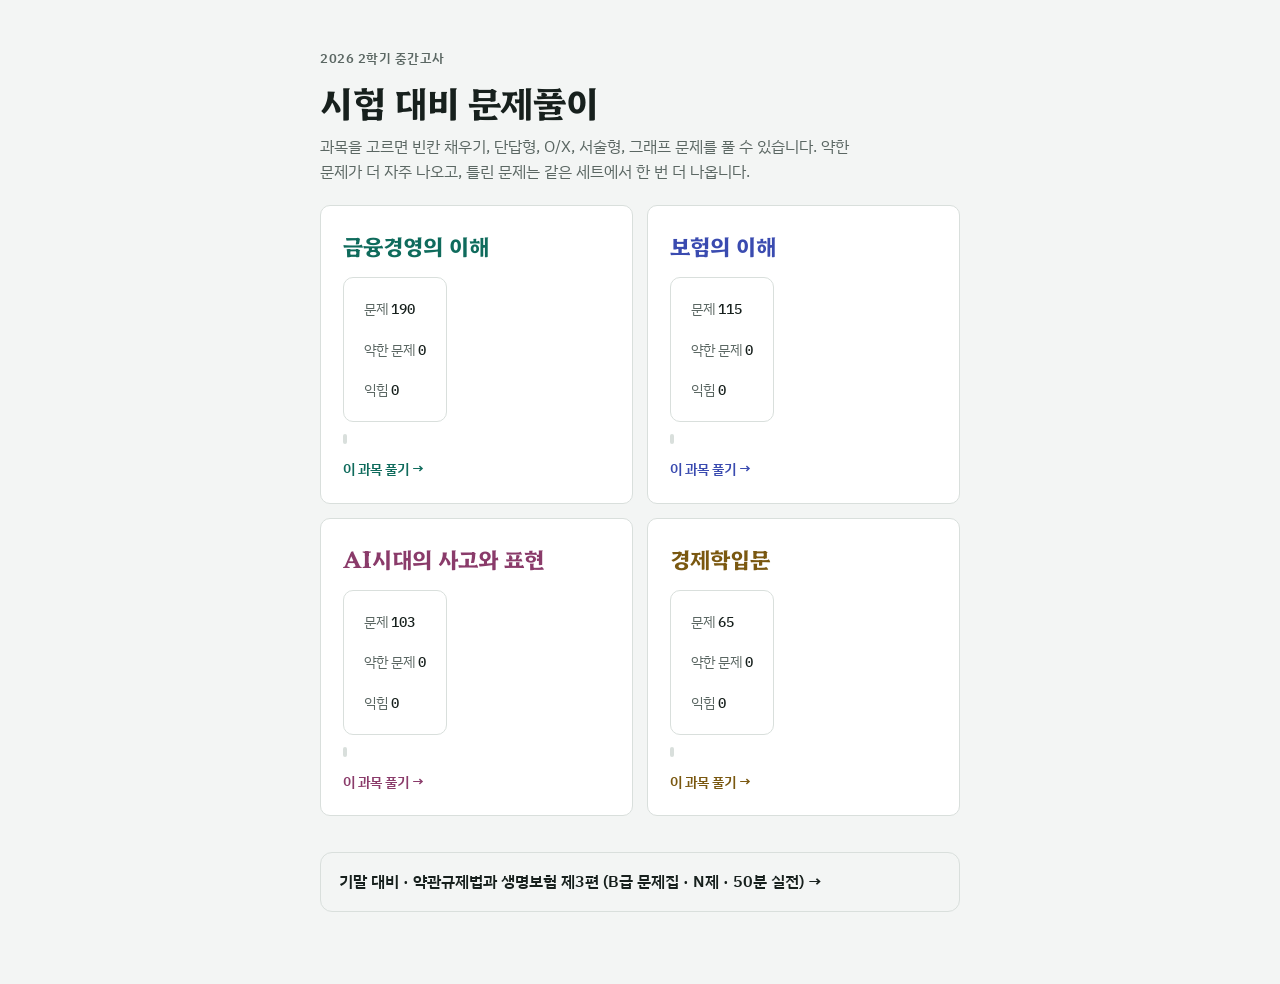
<file: index.html>
<!doctype html>
<html lang="ko">
<head>
<meta charset="utf-8">
<meta name="viewport" content="width=device-width, initial-scale=1, viewport-fit=cover">
<title>시험 대비 문제풀이</title>
<meta name="claude:viewport-fit-sides" content="cover">
<!-- standalone:start  홈 화면 설치·오프라인용. 아티팩트 빌드에서는 빠진다. -->
<meta name="theme-color" content="#0f6b5c">
<meta name="apple-mobile-web-app-capable" content="yes">
<meta name="mobile-web-app-capable" content="yes">
<meta name="apple-mobile-web-app-title" content="시험문제">
<meta name="apple-mobile-web-app-status-bar-style" content="default">
<link rel="manifest" href="manifest.webmanifest">
<link rel="icon" href="icons/icon.svg" type="image/svg+xml">
<link rel="apple-touch-icon" href="icons/icon-180.png">
<!-- standalone:end -->
<link rel="preconnect" href="https://fonts.googleapis.com">
<link rel="preconnect" href="https://fonts.gstatic.com" crossorigin>
<link rel="stylesheet" href="https://fonts.googleapis.com/css2?family=Hahmlet:wght@500;700&family=IBM+Plex+Sans+KR:wght@400;500;600&family=IBM+Plex+Mono:wght@500&display=swap">
<link rel="stylesheet" href="styles.css">
</head>
<body>

<div class="app" id="app">

  <!-- 시작 화면: 과목 선택 -->
  <section id="screen-home" class="screen">
    <header class="home-head">
      <p class="eyebrow">2026 2학기 중간고사</p>
      <h1>시험 대비 문제풀이</h1>
      <p class="lede">과목을 고르면 빈칸 채우기, 단답형, O/X, 서술형, 그래프 문제를 풀 수 있습니다. 약한 문제가 더 자주 나오고, 틀린 문제는 같은 세트에서 한 번 더 나옵니다.</p>
    </header>
    <div class="subject-grid" id="subject-grid"></div>
    <a class="final-link" href="final/">기말 대비 · 약관규제법과 생명보험 제3편 (B급 문제집 · N제 · 50분 실전) →</a>
  </section>

  <!-- 과목 화면: 출제 설정 -->
  <section id="screen-setup" class="screen" hidden>
    <button type="button" class="back" data-go="home">← 과목 선택</button>
    <h2 class="subject-title" id="setup-title"></h2>
    <p class="meta" id="setup-meta"></p>

    <form id="setup-form" class="setup">
      <fieldset class="field">
        <legend>출제 방식</legend>
        <div class="seg" role="radiogroup">
          <label><input type="radio" name="strategy" id="strategy-adaptive" value="adaptive" checked><span>약한 문제 위주</span></label>
          <label><input type="radio" name="strategy" id="strategy-random" value="random"><span>골고루 무작위</span></label>
        </div>
        <p class="hint" id="strategy-hint">틀린 문제 60%, 안 푼 문제 25%, 익힌 문제 15% 비율로 고릅니다.</p>
      </fieldset>

      <fieldset class="field">
        <legend>문제 형식</legend>
        <div class="seg" role="radiogroup">
          <label><input type="radio" name="mode" id="mode-mix" value="mix" checked><span>섞어서</span></label>
          <label data-type="blank"><input type="radio" name="mode" id="mode-blank" value="blank"><span>빈칸 채우기</span></label>
          <label data-type="short"><input type="radio" name="mode" id="mode-short" value="short"><span>단답형</span></label>
          <label data-type="ox"><input type="radio" name="mode" id="mode-ox" value="ox"><span>O/X</span></label>
          <label data-type="essay"><input type="radio" name="mode" id="mode-essay" value="essay"><span>서술형</span></label>
          <label data-type="shift"><input type="radio" name="mode" id="mode-shift" value="shift"><span>그래프 서술형</span></label>
        </div>
      </fieldset>

      <div class="field-row">
        <div class="field">
          <label for="setup-chapter">범위</label>
          <select id="setup-chapter"></select>
        </div>
        <div class="field">
          <label for="setup-section">섹션</label>
          <select id="setup-section"></select>
        </div>
        <div class="field">
          <label for="setup-count">문항 수</label>
          <select id="setup-count">
            <option value="10">10문제</option>
            <option value="20" selected>20문제</option>
            <option value="all">전부</option>
          </select>
        </div>
      </div>

      <p class="avail" id="setup-avail" aria-live="polite"></p>

      <div class="actions">
        <button type="submit" class="btn primary" id="btn-start">풀기 시작</button>
        <button type="button" class="btn" id="btn-review">틀린 문제만 풀기</button>
      </div>
    </form>

    <section class="stats" id="stats" aria-labelledby="stats-title">
      <h3 class="section-label" id="stats-title">나의 학습 현황</h3>
      <div class="mastery" id="stats-mastery"></div>
      <div class="stat-row" id="stats-levels"></div>
      <div class="weak-box" id="stats-weak"></div>
      <div id="stats-sections"></div>
    </section>

    <button type="button" class="link-btn" id="btn-manage">문제 직접 추가하기 →</button>
  </section>

  <!-- 문제 풀이 화면 -->
  <section id="screen-quiz" class="screen" hidden>
    <div class="quiz-top">
      <button type="button" class="back" id="btn-quit">← 그만 풀기</button>
      <span class="progress-text" id="quiz-progress"></span>
    </div>
    <div class="bar" aria-hidden="true"><div class="bar-fill" id="quiz-bar"></div></div>

    <article class="card" id="quiz-card">
      <div class="card-tags">
        <span class="tag" id="quiz-type"></span>
        <span class="tag muted" id="quiz-chapter"></span>
        <span class="tag muted" id="quiz-level" hidden></span>
      </div>
      <p class="question" id="quiz-question"></p>
      <p class="given" id="quiz-given" hidden></p>

      <div class="ox-buttons" id="ox-buttons" hidden>
        <button type="button" class="ox-btn" data-ox="O" aria-label="O, 맞다"><span class="ox-o" aria-hidden="true"></span></button>
        <button type="button" class="ox-btn" data-ox="X" aria-label="X, 틀리다"><span class="ox-x" aria-hidden="true"></span></button>
        <p class="hint ox-hint">키보드 O 또는 X 키로도 답할 수 있어요.</p>
      </div>

      <form id="answer-form" class="answer" autocomplete="off">
        <label for="answer-input" class="sr-only">답 입력</label>
        <input type="text" id="answer-input" placeholder="답을 입력하세요" enterkeyhint="done"
               autocapitalize="off" autocorrect="off" spellcheck="false">
        <div class="answer-actions">
          <button type="submit" class="btn primary" id="btn-check">확인</button>
          <button type="button" class="btn ghost" id="btn-skip">모르겠어요</button>
        </div>
      </form>

      <!-- 그래프 서술형: 곡선 이동과 결과를 고른다. 새 균형점은 그리지 않는다(답이 보이지 않게). -->
      <div class="builder" id="builder" hidden>
        <div class="graph-box" id="builder-graph"></div>
        <fieldset class="brow">
          <legend>수요곡선</legend>
          <div class="seg seg-sm">
            <label><input type="radio" name="b-d" id="b-d-left" value="left"><span>← 왼쪽</span></label>
            <label><input type="radio" name="b-d" id="b-d-none" value="none"><span>그대로</span></label>
            <label><input type="radio" name="b-d" id="b-d-right" value="right"><span>오른쪽 →</span></label>
          </div>
        </fieldset>
        <fieldset class="brow">
          <legend>공급곡선</legend>
          <div class="seg seg-sm">
            <label><input type="radio" name="b-s" id="b-s-left" value="left"><span>← 왼쪽</span></label>
            <label><input type="radio" name="b-s" id="b-s-none" value="none"><span>그대로</span></label>
            <label><input type="radio" name="b-s" id="b-s-right" value="right"><span>오른쪽 →</span></label>
          </div>
        </fieldset>
        <fieldset class="brow">
          <legend>균형가격</legend>
          <div class="seg seg-sm">
            <label><input type="radio" name="b-price" id="b-price-up" value="up"><span>상승</span></label>
            <label><input type="radio" name="b-price" id="b-price-down" value="down"><span>하락</span></label>
            <label><input type="radio" name="b-price" id="b-price-same" value="same"><span>불변</span></label>
            <label><input type="radio" name="b-price" id="b-price-unclear" value="unclear"><span>불분명</span></label>
          </div>
        </fieldset>
        <fieldset class="brow">
          <legend>균형거래량</legend>
          <div class="seg seg-sm">
            <label><input type="radio" name="b-qty" id="b-qty-up" value="up"><span>증가</span></label>
            <label><input type="radio" name="b-qty" id="b-qty-down" value="down"><span>감소</span></label>
            <label><input type="radio" name="b-qty" id="b-qty-same" value="same"><span>불변</span></label>
            <label><input type="radio" name="b-qty" id="b-qty-unclear" value="unclear"><span>불분명</span></label>
          </div>
        </fieldset>
        <p class="form-msg" id="builder-msg" role="status"></p>
      </div>

      <details class="sketch" id="sketch-wrap" open hidden>
        <summary>그래프 손으로 그려 보기 <span class="hint">채점하지 않아요</span></summary>
        <canvas id="sketch-canvas" aria-label="손가락이나 마우스로 그래프를 그리는 칸"></canvas>
        <div class="answer-actions">
          <button type="button" class="btn ghost" id="sketch-undo">한 획 지우기</button>
          <button type="button" class="btn ghost" id="sketch-clear">모두 지우기</button>
        </div>
      </details>

      <form id="essay-form" class="answer" autocomplete="off" hidden>
        <label for="essay-input" class="sr-only">답안 입력</label>
        <textarea id="essay-input" rows="6" placeholder="답안을 쓰세요"
                  autocapitalize="off" autocorrect="off" spellcheck="false"></textarea>
        <div class="answer-actions">
          <button type="submit" class="btn primary">제출하고 채점하기</button>
          <button type="button" class="btn ghost" id="btn-essay-skip">모범 답안 보기</button>
        </div>
      </form>

      <!-- 확인을 누르기 전까지 정답은 DOM에 들어가지 않는다 -->
      <div class="feedback" id="feedback" hidden>
        <p class="verdict" id="verdict"></p>
        <p class="retry-note" id="retry-note" hidden>기억하도록 이 문제를 몇 문제 뒤에 한 번 더 낼게요.</p>

        <div class="essay-review" id="essay-review" hidden>
          <div class="essay-block" id="essay-mine-block">
            <p class="essay-label">내 답안</p>
            <p class="essay-text" id="essay-mine"></p>
          </div>
          <div class="essay-block">
            <p class="essay-label">모범 답안</p>
            <p class="essay-text model" id="essay-model"></p>
          </div>
          <div class="essay-block" id="model-graph-block" hidden>
            <p class="essay-label">모범 그래프</p>
            <div class="graph-box" id="model-graph"></div>
          </div>
          <fieldset class="rubric">
            <legend>채점 기준 · 내 답안이 충족한 항목에 체크하세요</legend>
            <ul id="rubric-list"></ul>
            <p class="hint">‘자동’ 표시는 문장 형태와 핵심어만 보고 미리 체크해 둔 참고값입니다. 맞지 않으면 직접 바꾸세요.</p>
          </fieldset>
          <p class="rubric-score" id="rubric-score" aria-live="polite"></p>
        </div>

        <dl class="reveal">
          <div id="reveal-answer-row"><dt>정답</dt><dd id="reveal-answer"></dd></div>
          <div id="reveal-mine-row"><dt>내 답</dt><dd id="reveal-mine"></dd></div>
          <div id="reveal-why-row"><dt>해설</dt><dd id="reveal-why"></dd></div>
        </dl>
        <div class="answer-actions">
          <button type="button" class="btn primary" id="btn-confirm" hidden>채점 확정</button>
          <button type="button" class="btn primary" id="btn-next">다음 문제</button>
          <button type="button" class="btn ghost" id="btn-override" hidden>맞은 걸로 할게요</button>
        </div>
      </div>
    </article>
  </section>

  <!-- 결과 화면 -->
  <section id="screen-result" class="screen" hidden>
    <p class="eyebrow" id="result-subject"></p>
    <h2 class="score"><span id="result-score"></span><small id="result-total"></small></h2>
    <p class="meta" id="result-note"></p>
    <ul class="result-facts" id="result-facts"></ul>
    <div class="actions">
      <button type="button" class="btn primary" id="btn-retry-wrong">이번에 틀린 문제 다시 풀기</button>
      <button type="button" class="btn" data-go="setup">설정으로 돌아가기</button>
    </div>
    <h3 class="section-label" id="result-list-label">틀린 문제</h3>
    <ol class="miss-list" id="result-list"></ol>
  </section>

  <!-- 문제 추가/관리 화면 -->
  <section id="screen-manage" class="screen" hidden>
    <button type="button" class="back" data-go="setup">← 돌아가기</button>
    <h2 class="subject-title" id="manage-title"></h2>

    <form id="add-form" class="setup">
      <fieldset class="field">
        <legend>형식</legend>
        <div class="seg" role="radiogroup">
          <label><input type="radio" name="add-type" id="add-type-blank" value="blank" checked><span>빈칸 채우기</span></label>
          <label><input type="radio" name="add-type" id="add-type-short" value="short"><span>단답형</span></label>
          <label><input type="radio" name="add-type" id="add-type-ox" value="ox"><span>O/X</span></label>
          <label><input type="radio" name="add-type" id="add-type-essay" value="essay"><span>서술형</span></label>
        </div>
      </fieldset>
      <div class="field">
        <label for="add-chapter">단원</label>
        <input type="text" id="add-chapter" list="add-chapter-list" placeholder="예: Ⅶ. 금융상품의 이해">
        <datalist id="add-chapter-list"></datalist>
      </div>
      <div class="field">
        <label for="add-question" id="add-question-label">문장</label>
        <textarea id="add-question" rows="3"></textarea>
        <p class="hint" id="add-question-hint">빈칸 자리에 밑줄 세 개(___)를 넣으세요.</p>
      </div>
      <div class="field-row" id="add-text-answer">
        <div class="field">
          <label for="add-answer">정답</label>
          <input type="text" id="add-answer">
        </div>
        <div class="field">
          <label for="add-alias">다른 정답 (선택)</label>
          <input type="text" id="add-alias" placeholder="쉼표로 구분">
        </div>
      </div>
      <fieldset class="field" id="add-ox-answer" hidden>
        <legend>정답</legend>
        <div class="seg" role="radiogroup">
          <label><input type="radio" name="add-ox" id="add-ox-o" value="O" checked><span>O (맞는 진술)</span></label>
          <label><input type="radio" name="add-ox" id="add-ox-x" value="X"><span>X (틀린 진술)</span></label>
        </div>
      </fieldset>
      <div id="add-essay-fields" hidden>
        <div class="field">
          <label for="add-model">모범 답안</label>
          <textarea id="add-model" rows="4"></textarea>
        </div>
        <div class="field">
          <label for="add-rubric">채점 기준 (한 줄에 하나)</label>
          <textarea id="add-rubric" rows="4" placeholder="주어와 서술어가 있는 완성된 문장이다&#10;평서문이다"></textarea>
          <p class="hint">풀 때 이 기준을 하나씩 체크합니다. 모두 체크해야 맞은 것으로 칩니다.</p>
        </div>
      </div>
      <div class="field">
        <label for="add-why">해설 (선택)</label>
        <input type="text" id="add-why" placeholder="정답을 확인한 뒤 보여줄 설명">
      </div>
      <p class="form-msg" id="add-msg" role="status"></p>
      <div class="actions">
        <button type="submit" class="btn primary">문제 추가</button>
      </div>
    </form>

    <h3 class="section-label" id="custom-label">내가 추가한 문제</h3>
    <ol class="custom-list" id="custom-list"></ol>

    <h3 class="section-label">다른 기기로 옮기기</h3>
    <div class="setup">
      <p class="meta">기록은 이 브라우저에만 저장됩니다. 이 기기에서 백업 코드를 복사해 다른 기기의 같은 칸에 붙여넣고 복원을 누르세요. 모든 과목의 추가 문제와 학습 기록(익힘 단계, 정답률)이 들어 있고, 복원하면 문항마다 더 최근에 푼 기록으로 합쳐집니다.</p>
      <div class="field">
        <label for="backup-text">백업 코드</label>
        <textarea id="backup-text" rows="4" spellcheck="false"></textarea>
      </div>
      <p class="form-msg" id="backup-msg" role="status"></p>
      <div class="actions">
        <button type="button" class="btn" id="btn-backup-copy">백업 코드 복사</button>
        <button type="button" class="btn" id="btn-restore">붙여넣은 코드로 복원</button>
      </div>
    </div>
  </section>

</div>

<script src="grade.js"></script>
<script src="data/finance.js"></script>
<script src="data/insurance.js"></script>
<script src="data/writing.js"></script>
<script src="data/economics.js"></script>
<script src="econ.js"></script>
<script src="adaptive.js"></script>
<script src="app.js"></script>
<!-- standalone:start -->
<script>
  // 웹 주소(https, 또는 개발용 localhost)로 열었을 때만 오프라인 캐시를 켠다. 파일로 직접 열거나 아티팩트에서는 건너뛴다.
  if ('serviceWorker' in navigator && (location.protocol === 'https:' || location.hostname === 'localhost')) {
    navigator.serviceWorker.register('sw.js').catch(() => {});
  }
</script>
<!-- standalone:end -->
</body>
</html>
</file>
<file: styles.css>
/* Layout: 한 줄짜리 좁은 학습 칸(최대 640px). 과목마다 강조색만 바뀐다. */
:root {
  --bg: #f3f5f4;
  --surface: #ffffff;
  --fg: #17201d;
  --muted: #5b6763;
  --line: #d9dfdc;
  --accent: #0f6b5c;          /* 과목 강조색(기본: 금융경영) */
  --accent-soft: #e2efeb;
  --ok: #1f6f3f;
  --ok-soft: #e3f1e7;
  --bad: #b03a2e;
  --bad-soft: #f7e6e3;
  --fin: #0f6b5c;
  --fin-soft: #e2efeb;
  --ins: #3a4bb0;
  --ins-soft: #e6e9f7;
  --wri: #8a3b6a;
  --wri-soft: #f4e6ee;
  --eco: #7a5810;
  --eco-soft: #f2ead6;

  --font-display: 'Hahmlet', 'Noto Serif KR', 'Apple SD Gothic Neo', serif;
  --font-body: 'IBM Plex Sans KR', 'Apple SD Gothic Neo', 'Malgun Gothic', system-ui, sans-serif;
  --font-mono: 'IBM Plex Mono', ui-monospace, 'SFMono-Regular', Menlo, monospace;
}
@media (prefers-color-scheme: dark) {
  :root:not([data-theme="light"]) {
    --bg: #111614; --surface: #1a211e; --fg: #e6ece9; --muted: #9aa7a2; --line: #2e3833;
    --ok: #6fcf93; --ok-soft: #1b3325; --bad: #f08a7c; --bad-soft: #3a211d;
    --fin: #5cc2ad; --fin-soft: #18332d; --ins: #9aa8f2; --ins-soft: #22274a; --wri: #e39cc6; --wri-soft: #3a2232; --eco: #e2c070; --eco-soft: #362d17;
    --accent: var(--fin); --accent-soft: var(--fin-soft);
    color-scheme: dark;
  }
}
:root[data-theme="dark"] {
  --bg: #111614; --surface: #1a211e; --fg: #e6ece9; --muted: #9aa7a2; --line: #2e3833;
  --ok: #6fcf93; --ok-soft: #1b3325; --bad: #f08a7c; --bad-soft: #3a211d;
  --fin: #5cc2ad; --fin-soft: #18332d; --ins: #9aa8f2; --ins-soft: #22274a; --wri: #e39cc6; --wri-soft: #3a2232; --eco: #e2c070; --eco-soft: #362d17;
  --accent: var(--fin); --accent-soft: var(--fin-soft);
  color-scheme: dark;
}

/* 과목에 따라 강조색 교체 */
.app[data-subject="finance"] { --accent: var(--fin); --accent-soft: var(--fin-soft); }
.app[data-subject="insurance"] { --accent: var(--ins); --accent-soft: var(--ins-soft); }
.app[data-subject="writing"] { --accent: var(--wri); --accent-soft: var(--wri-soft); }
.app[data-subject="economics"] { --accent: var(--eco); --accent-soft: var(--eco-soft); }

/* 아티팩트 뼈대에도 있지만, 파일을 직접 열 때를 위해 여기서도 보장한다. */
[hidden] { display: none !important; }

html, body { min-height: 100%; }
body {
  background: var(--bg);
  color: var(--fg);
  font-family: var(--font-body);
  font-size: 16px;
  line-height: 1.6;
  word-break: keep-all;
  -webkit-text-size-adjust: 100%;
  text-size-adjust: 100%;
}
/* 모바일: 버튼 두 번 탭 확대와 탭할 때 깜빡임을 없앤다. */
button, select, input, textarea, .seg label { touch-action: manipulation; -webkit-tap-highlight-color: transparent; }

.app {
  max-width: 640px;
  margin: 0 auto;
  padding-block: 40px 64px;
  padding-left: max(16px, env(safe-area-inset-left, 0px));
  padding-right: max(16px, env(safe-area-inset-right, 0px));
}
.screen { display: flex; flex-direction: column; gap: 20px; }

h1, h2, h3 { margin: 0; text-wrap: balance; }
h1, .subject-title, .score { font-family: var(--font-display); font-weight: 700; letter-spacing: -0.01em; }
h1 { font-size: 2.25rem; line-height: 1.25; }
.subject-title { font-size: 1.75rem; line-height: 1.3; color: var(--accent); }
p { margin: 0; }

.eyebrow, .section-label, legend, .field > label {
  font-size: 0.8125rem; font-weight: 600; letter-spacing: 0.04em; color: var(--muted);
}
.lede { color: var(--muted); max-width: 34em; }
.meta { color: var(--muted); font-size: 0.9375rem; }
.home-head { display: flex; flex-direction: column; gap: 10px; }

/* 과목 카드 */
.subject-grid { display: grid; grid-template-columns: repeat(auto-fit, minmax(240px, 1fr)); gap: 14px; }
.subject-card {
  display: flex; flex-direction: column; gap: 14px; text-align: left;
  padding: 22px; border-radius: 10px; cursor: pointer;
  background: var(--surface); border: 1px solid var(--line); color: var(--fg);
  font: inherit; transition: border-color .15s, transform .15s;
}
.subject-card:hover { border-color: var(--c); transform: translateY(-1px); }
.subject-card .name { font-family: var(--font-display); font-size: 1.375rem; font-weight: 700; color: var(--c); }
.subject-card .stats { display: flex; gap: 18px; font-size: 0.875rem; color: var(--muted); }
.subject-card .stats b { font-family: var(--font-mono); font-weight: 500; color: var(--fg); font-variant-numeric: tabular-nums; }
.subject-card .go { font-size: 0.875rem; font-weight: 600; color: var(--c); }
.subject-card[data-subject="finance"] { --c: var(--fin); }
.subject-card[data-subject="insurance"] { --c: var(--ins); }
.subject-card[data-subject="writing"] { --c: var(--wri); }
.subject-card[data-subject="economics"] { --c: var(--eco); }

/* 폼 */
.setup { display: flex; flex-direction: column; gap: 18px; padding: 22px; background: var(--surface); border: 1px solid var(--line); border-radius: 10px; }
.field { display: flex; flex-direction: column; gap: 8px; border: 0; margin: 0; padding: 0; min-width: 0; }
legend { padding: 0; margin-bottom: 8px; }
.field-row { display: grid; grid-template-columns: repeat(auto-fit, minmax(180px, 1fr)); gap: 14px; }
select, input[type="text"], textarea {
  font: inherit; color: var(--fg); background: var(--bg);
  border: 1px solid var(--line); border-radius: 8px; padding: 10px 12px; min-height: 44px; width: 100%; box-sizing: border-box;
}
textarea { resize: vertical; }
select:focus-visible, input:focus-visible, textarea:focus-visible, button:focus-visible {
  outline: 2px solid var(--accent); outline-offset: 2px;
}
.hint { font-size: 0.8125rem; color: var(--muted); }

.seg { display: flex; flex-wrap: wrap; gap: 8px; }
.seg label { position: relative; }
.seg input { position: absolute; opacity: 0; inset: 0; margin: 0; cursor: pointer; }
.seg span {
  display: inline-flex; align-items: center; min-height: 40px; padding: 0 16px;
  border: 1px solid var(--line); border-radius: 999px; font-size: 0.9375rem; background: var(--bg);
}
.seg input:checked + span { background: var(--accent); border-color: var(--accent); color: var(--surface); font-weight: 600; }
.seg input:focus-visible + span { outline: 2px solid var(--accent); outline-offset: 2px; }

.avail { font-size: 0.875rem; color: var(--muted); }
.form-msg { font-size: 0.875rem; min-height: 1.4em; }
.form-msg.error { color: var(--bad); }
.form-msg.ok { color: var(--ok); }

/* 버튼 */
.actions, .answer-actions { display: flex; flex-wrap: wrap; gap: 10px; }
.btn {
  font: inherit; font-weight: 600; font-size: 0.9375rem; cursor: pointer;
  min-height: 44px; padding: 0 20px; border-radius: 8px;
  border: 1px solid var(--line); background: var(--surface); color: var(--fg);
}
.btn.primary { background: var(--accent); border-color: var(--accent); color: var(--surface); }
.btn.ghost { background: transparent; }
.btn:disabled { opacity: .45; cursor: not-allowed; }
.back, .link-btn {
  align-self: flex-start; font: inherit; font-size: 0.875rem; color: var(--muted);
  background: none; border: 0; padding: 8px 0; cursor: pointer;
}
.link-btn { color: var(--accent); font-weight: 600; }

/* 문제 풀이 */
.quiz-top { display: flex; justify-content: space-between; align-items: center; gap: 12px; }
.progress-text { font-family: var(--font-mono); font-size: 0.875rem; color: var(--muted); font-variant-numeric: tabular-nums; }
.bar { height: 4px; background: var(--line); border-radius: 2px; overflow: hidden; margin-top: -8px; }
.bar-fill { height: 100%; width: 0; background: var(--accent); transition: width .25s; }

.card { display: flex; flex-direction: column; gap: 20px; padding: 26px 22px; background: var(--surface); border: 1px solid var(--line); border-radius: 12px; }
.card-tags { display: flex; flex-wrap: wrap; gap: 8px; }
.tag { font-size: 0.75rem; font-weight: 600; letter-spacing: 0.03em; padding: 3px 10px; border-radius: 999px; background: var(--accent-soft); color: var(--accent); }
.tag.muted { background: var(--bg); color: var(--muted); }
.question { font-size: 1.25rem; line-height: 1.7; font-weight: 500; white-space: pre-line; }
.blank {
  display: inline-block; min-width: 4.5em; border-bottom: 2px solid var(--accent);
  margin: 0 4px; transform: translateY(-2px);
}
.answer { display: flex; flex-direction: column; gap: 12px; }
.answer input, .answer textarea { font-size: 1.0625rem; background: var(--bg); }
.answer textarea { line-height: 1.7; }

/* 서술형: 제시문, 답안 비교, 채점 기준 */
.given {
  white-space: pre-wrap; font-size: 0.9375rem; line-height: 1.7;
  padding: 12px 14px; border-radius: 8px; background: var(--bg); border: 1px solid var(--line);
  overflow-x: auto;
}
#add-essay-fields { display: flex; flex-direction: column; gap: 18px; }
.feedback.review { background: var(--bg); }
.essay-review { display: flex; flex-direction: column; gap: 14px; }
.essay-block { display: flex; flex-direction: column; gap: 6px; min-width: 0; }
.essay-label { font-size: 0.8125rem; font-weight: 600; letter-spacing: 0.04em; color: var(--muted); }
.essay-text {
  white-space: pre-wrap; overflow-wrap: anywhere; font-size: 0.9375rem; line-height: 1.7;
  padding: 12px 14px; border-radius: 8px; background: var(--surface); border: 1px solid var(--line);
}
.essay-text.model { border-color: var(--accent); }
.rubric { border: 0; margin: 0; padding: 0; min-width: 0; }
.rubric legend { font-size: 0.8125rem; font-weight: 600; color: var(--muted); margin-bottom: 8px; }
.rubric ul { list-style: none; margin: 0 0 8px; padding: 0; display: flex; flex-direction: column; gap: 2px; }
.rubric li { display: flex; align-items: flex-start; gap: 10px; padding: 8px 0; }
.rubric input { width: 20px; height: 20px; margin: 2px 0 0; flex: none; accent-color: var(--accent); }
.rubric label { flex: 1; min-width: 0; font-size: 0.9375rem; cursor: pointer; }
.rubric .auto {
  display: inline-block; margin-left: 8px; padding: 1px 8px; border-radius: 999px;
  font-size: 0.75rem; font-weight: 600; white-space: nowrap; vertical-align: 1px;
}
.rubric .auto.pass { background: var(--ok-soft); color: var(--ok); }
.rubric .auto.fail { background: var(--bad-soft); color: var(--bad); }
.rubric li.excluded label { color: var(--muted); text-decoration: line-through; }
.rubric li.excluded .auto { background: var(--bg); color: var(--muted); text-decoration: none; }

/* 경제학 그래프 (econ.js 가 그리는 SVG) */
.graph-box {
  background: var(--surface); border: 1px solid var(--line); border-radius: 8px;
  padding: 6px; max-width: 520px; width: 100%; box-sizing: border-box;
}
.econ-graph { display: block; width: 100%; height: auto; font-family: var(--font-body); }
.g-axis { stroke: var(--fg); stroke-width: 1.4; }
.g-axis-label { fill: var(--fg); font-size: 14px; font-style: italic; }
.g-curve { stroke-width: 2.4; stroke-linecap: round; }
.g-d { stroke: var(--accent); }
.g-s { stroke: var(--fg); }
.g-old { opacity: 0.38; }
.g-curve-label { font-size: 13px; font-style: italic; }
.g-d-text { fill: var(--accent); }
.g-s-text { fill: var(--fg); }
.g-sub { font-size: 9.5px; font-style: normal; }
.g-guide { stroke: var(--muted); stroke-width: 1; stroke-dasharray: 4 3; }
.g-tick, .g-point { font-size: 12px; font-style: italic; }
.g-tick { fill: var(--muted); }
.g-point { fill: var(--fg); }
.g-dot { fill: var(--fg); }
.g-cs { fill: var(--accent); opacity: 0.28; }
.g-ps { fill: var(--muted); opacity: 0.3; }
.g-legend { fill: var(--fg); font-size: 12px; }
.g-arrow { stroke: var(--accent); stroke-width: 1.6; }
.g-arrow-head { fill: var(--accent); }

/* 그래프 그리기 */
.builder { display: flex; flex-direction: column; gap: 12px; }
.brow { border: 0; margin: 0; padding: 0; display: flex; flex-direction: column; gap: 6px; min-width: 0; }
.brow legend { font-size: 0.8125rem; font-weight: 600; color: var(--muted); padding: 0; margin-bottom: 6px; }
.seg-sm span { min-height: 38px; padding: 0 14px; font-size: 0.875rem; }
.seg input:disabled + span { opacity: 0.55; }
.seg input:disabled:checked + span { opacity: 1; }

/* 손으로 그려 보기 */
.sketch { display: flex; flex-direction: column; gap: 10px; }
.sketch summary { cursor: pointer; font-weight: 600; font-size: 0.9375rem; padding: 6px 0; }
.sketch summary .hint { font-weight: 400; margin-left: 6px; }
.sketch canvas {
  display: block; width: 100%; max-width: 520px; margin: 8px 0 10px;
  background: var(--surface); border: 1px solid var(--line); border-radius: 8px;
  touch-action: none; cursor: crosshair;
}

/* 학습 현황 */
.stats { display: flex; flex-direction: column; gap: 14px; padding: 20px; background: var(--surface); border: 1px solid var(--line); border-radius: 10px; }
.mastery-bar { display: flex; height: 10px; border-radius: 5px; overflow: hidden; background: var(--line); gap: 2px; }
.mastery-bar span { min-width: 4px; }
.seg-new { background: var(--line); }
.seg-weak { background: var(--bad); }
.seg-mid { background: var(--c, var(--accent)); opacity: 0.55; }
.seg-known { background: var(--c, var(--accent)); }
.subject-card .mastery-bar { margin-top: -2px; }
.mastery-legend { display: flex; flex-wrap: wrap; align-items: center; gap: 4px 6px; font-size: 0.8125rem; color: var(--muted); margin-top: 8px; }
.legend-item { display: inline-flex; align-items: center; gap: 5px; white-space: nowrap; }
.mastery-legend b { color: var(--fg); font-family: var(--font-mono); font-weight: 500; margin-right: 8px; font-variant-numeric: tabular-nums; }
.mastery-legend .dot { width: 10px; height: 10px; border-radius: 3px; display: inline-block; }
.stat-row { display: grid; grid-template-columns: repeat(3, 1fr); gap: 8px; }
.stat-chip { display: flex; flex-direction: column; gap: 2px; padding: 10px 12px; border-radius: 8px; background: var(--bg); }
.chip-label { font-size: 0.8125rem; font-weight: 600; color: var(--muted); }
.stat-chip b { font-family: var(--font-mono); font-weight: 500; font-size: 1.25rem; font-variant-numeric: tabular-nums; }
.chip-sub { font-size: 0.75rem; color: var(--muted); }
.weak-box { display: flex; flex-direction: column; gap: 6px; }
.weak-title { font-size: 0.875rem; font-weight: 700; color: var(--bad); }
.sec-list { list-style: none; margin: 0; padding: 0; display: flex; flex-direction: column; }
.sec-row { display: flex; flex-direction: column; gap: 4px; padding: 10px 0; border-bottom: 1px solid var(--line); }
.sec-row:last-child { border-bottom: 0; }
.sec-head { display: flex; align-items: center; gap: 10px; }
.sec-name { flex: 1; min-width: 0; font-size: 0.9375rem; font-weight: 500; }
.sec-acc { font-family: var(--font-mono); font-size: 0.9375rem; font-variant-numeric: tabular-nums; }
.sec-go { min-height: 36px; padding: 0 12px; font-size: 0.8125rem; }
.sec-sub { display: flex; flex-direction: column; gap: 4px; }
.sec-meta { font-size: 0.75rem; color: var(--muted); }
.acc-bar { display: block; height: 6px; border-radius: 3px; background: var(--line); overflow: hidden; max-width: 320px; }
.acc-fill { display: block; height: 100%; }
.acc-fill.low { background: var(--bad); }
.acc-fill.mid { background: var(--accent); opacity: 0.6; }
.acc-fill.high { background: var(--ok); }
.sec-group { border-top: 1px solid var(--line); }
.sec-group summary { display: flex; align-items: center; gap: 10px; padding: 12px 0; cursor: pointer; font-weight: 600; font-size: 0.9375rem; }
.sec-group summary .g-name { flex: 1; min-width: 0; }
.sec-group summary .g-acc { font-family: var(--font-mono); font-weight: 500; color: var(--muted); font-variant-numeric: tabular-nums; }
.sec-group .sec-list { padding-left: 4px; padding-bottom: 6px; }
.retry-note { font-size: 0.875rem; color: var(--muted); }
.result-facts { margin: 0; padding-left: 18px; color: var(--fg); display: flex; flex-direction: column; gap: 4px; }
.result-facts:empty { display: none; }

.rubric-score { font-size: 0.875rem; color: var(--muted); font-variant-numeric: tabular-nums; }

/* O/X 버튼: 시험지의 동그라미와 가위표 */
.ox-buttons { display: grid; grid-template-columns: 1fr 1fr; gap: 12px; }
.ox-btn {
  display: flex; align-items: center; justify-content: center; min-height: 112px; cursor: pointer;
  background: var(--bg); border: 1px solid var(--line); border-radius: 10px; color: var(--fg);
  transition: border-color .15s, background .15s;
}
.ox-btn:hover { border-color: var(--accent); background: var(--accent-soft); }
.ox-o { width: 52px; height: 52px; border: 6px solid var(--accent); border-radius: 50%; box-sizing: border-box; }
.ox-x { position: relative; width: 56px; height: 56px; }
.ox-x::before, .ox-x::after {
  content: ""; position: absolute; left: 50%; top: 50%; width: 64px; height: 6px; border-radius: 3px;
  background: var(--bad); transform: translate(-50%, -50%) rotate(45deg);
}
.ox-x::after { transform: translate(-50%, -50%) rotate(-45deg); }
.ox-hint { grid-column: 1 / -1; }
@media (hover: none) { .ox-hint { display: none; } }

.feedback { display: flex; flex-direction: column; gap: 14px; padding: 16px; border-radius: 10px; }
.feedback.ok { background: var(--ok-soft); }
.feedback.bad { background: var(--bad-soft); }
.verdict { font-weight: 700; font-size: 1.0625rem; }
.feedback.ok .verdict { color: var(--ok); }
.feedback.bad .verdict { color: var(--bad); }
.reveal { margin: 0; display: grid; gap: 6px; }
.reveal div { display: grid; grid-template-columns: 4em 1fr; gap: 8px; }
.reveal dt { font-size: 0.8125rem; font-weight: 600; color: var(--muted); padding-top: 2px; }
.reveal dd { margin: 0; min-width: 0; overflow-wrap: anywhere; }
.reveal .alias { color: var(--muted); font-size: 0.875rem; }

/* 결과 */
.score { font-size: 3.25rem; line-height: 1.1; color: var(--accent); font-variant-numeric: tabular-nums; }
.score small { font-size: 1.5rem; color: var(--muted); margin-left: 6px; }
.miss-list, .custom-list { list-style: none; margin: 0; padding: 0; display: flex; flex-direction: column; border-top: 1px solid var(--line); }
.miss-list li, .custom-list li { display: flex; flex-direction: column; gap: 4px; padding: 14px 0; border-bottom: 1px solid var(--line); }
.miss-list .q, .custom-list .q { font-weight: 500; }
.miss-list .a { font-size: 0.9375rem; color: var(--ok); }
.miss-list .mine { font-size: 0.875rem; color: var(--muted); }
.custom-list .row { display: flex; justify-content: space-between; align-items: flex-start; gap: 12px; }
.custom-list .sub { font-size: 0.875rem; color: var(--muted); }
.empty { color: var(--muted); font-size: 0.9375rem; padding: 14px 0; }

.sr-only { position: absolute; width: 1px; height: 1px; overflow: hidden; clip: rect(0 0 0 0); white-space: nowrap; }

/* 홈 화면에 설치해 전체 화면으로 열었을 때 노치·홈 바를 피한다. */
@media (display-mode: standalone) {
  html .app { /* 좁은 화면 규칙보다 우선 */
    padding-top: calc(24px + env(safe-area-inset-top, 0px));
    padding-bottom: calc(48px + env(safe-area-inset-bottom, 0px));
  }
}

@media (max-width: 480px) {
  .app { padding-block: 24px 48px; }
  h1 { font-size: 1.875rem; }
  .setup, .card { padding: 18px 16px; }
  .ox-btn { min-height: 128px; }
  .question { font-size: 1.125rem; }
  .answer-actions .btn, .actions .btn { flex: 1 1 auto; }
}
@media (prefers-reduced-motion: reduce) {
  * { transition: none !important; }
}

/* 기말 대비 앱(final/) 바로가기 */
.final-link { display: block; margin-top: 16px; padding: 16px 18px; border: 1px solid var(--line, #d6dad8); border-radius: 12px; color: inherit; font-weight: 600; text-decoration: none; }
.final-link:hover { border-color: currentColor; }
</file>
